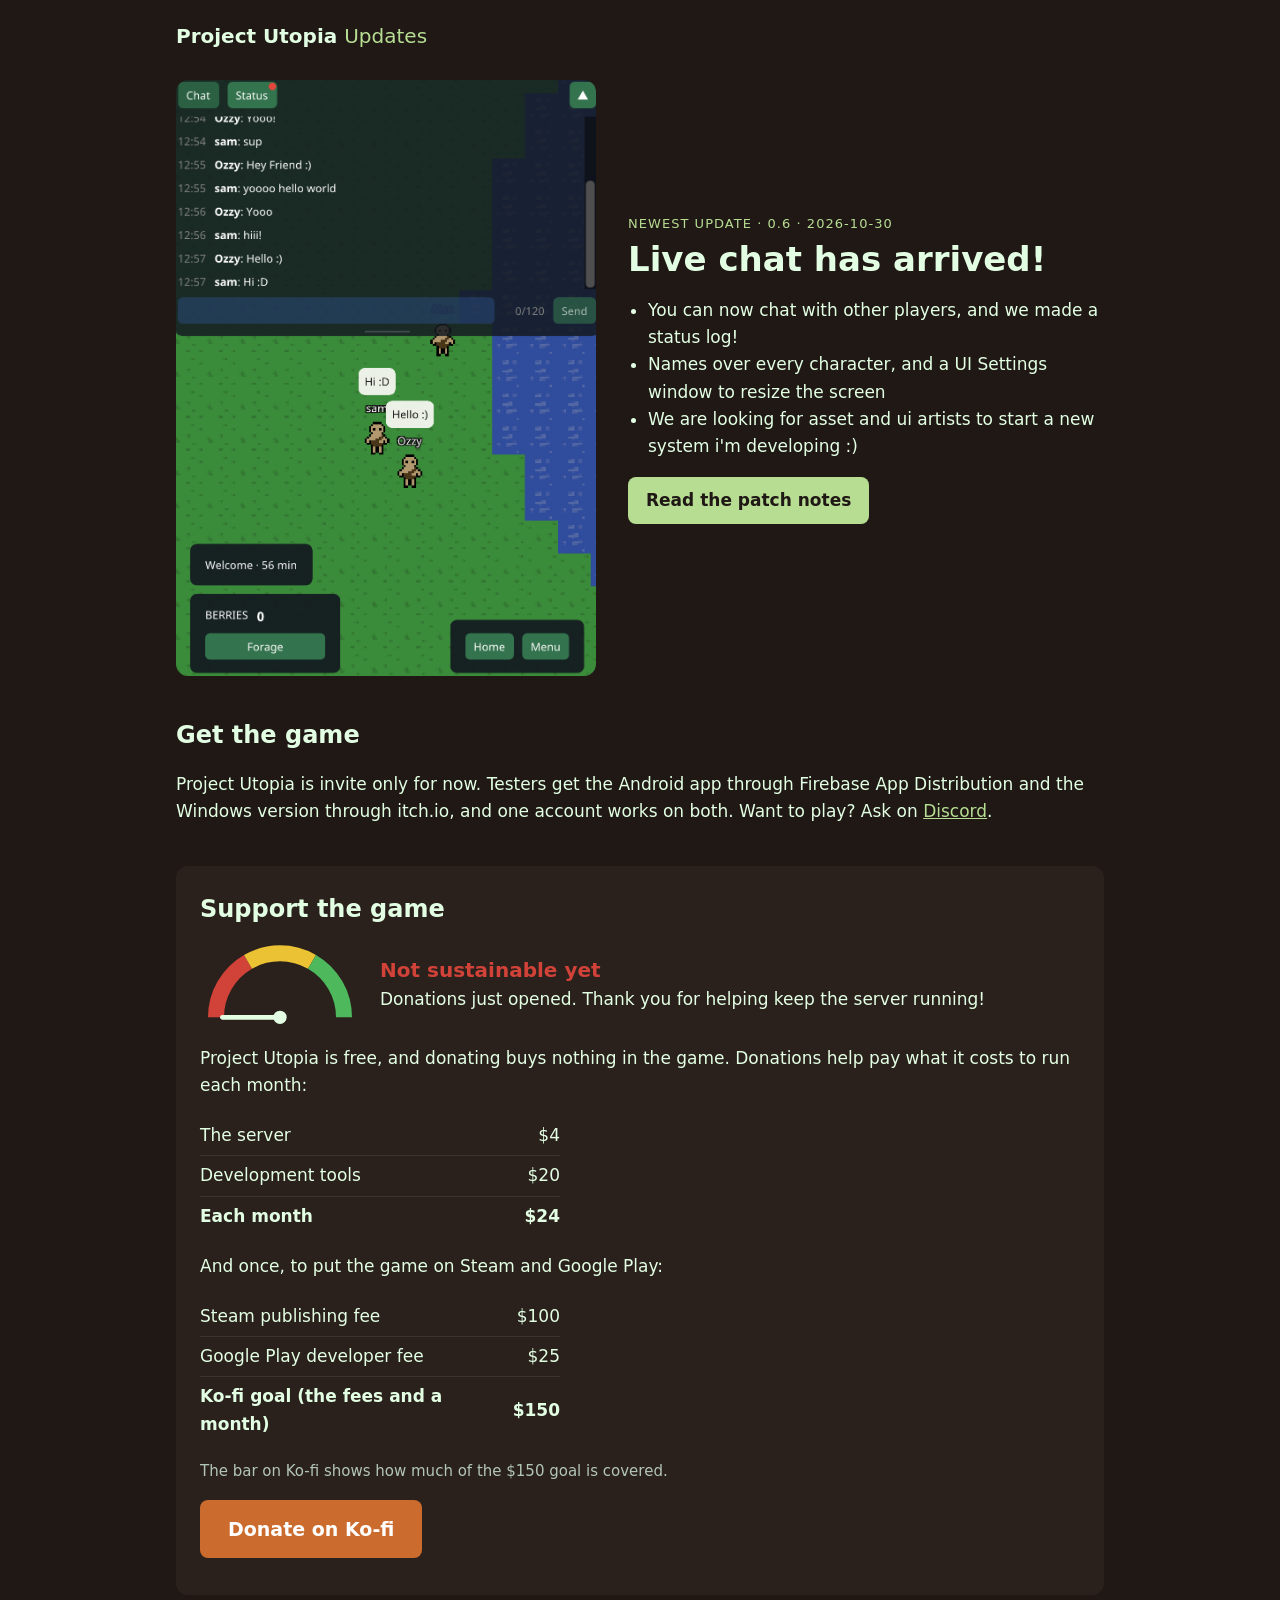
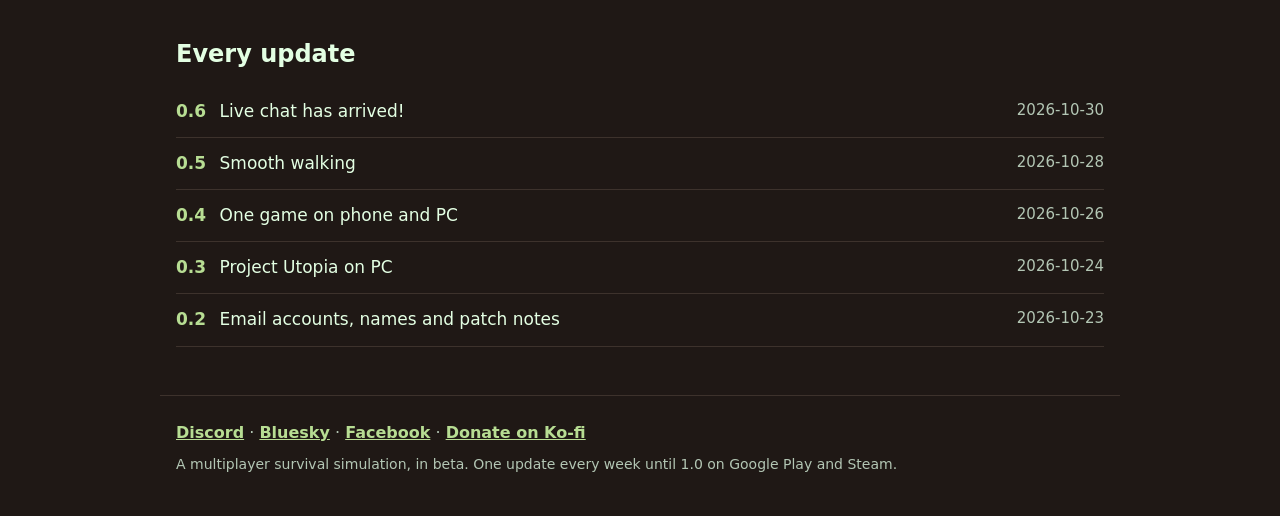
<file: index.html>
<!doctype html>
<html lang="en">
<head>
<meta charset="utf-8">
<meta name="viewport" content="width=device-width, initial-scale=1">
<title>Project Utopia updates</title>
<meta name="description" content="Patch notes for every Project Utopia build.">
<link rel="stylesheet" href="style.css">
</head>
<body>
<header class="site-header"><a href="index.html">Project Utopia <span>Updates</span></a></header>
<main>
<section class="latest">
<a class="shot-link" href="builds/0.6.html"><img src="images/0.6/dev6Patch3.PNG" alt="Screenshot from Project Utopia 0.6"></a>
<div>
<p class="eyebrow">Newest update · 0.6 · 2026-10-30</p>
<h1>Live chat has arrived!</h1>
<ul class="highlights"><li>You can now chat with other players, and we made a status log!</li><li>Names over every character, and a UI Settings window to resize the screen</li><li>We are looking for asset and ui artists to start a new system i&#39;m developing :)</li></ul>
<p><a class="button" href="builds/0.6.html">Read the patch notes</a></p>
</div>
</section>
<section class="download">
<h2>Get the game</h2>
<p>Project Utopia is invite only for now. Testers get the Android app through Firebase App Distribution and the Windows version through itch.io, and one account works on both. Want to play? Ask on <a href="https://discord.gg/c5h6aYuU8E">Discord</a>.</p>
</section>
<section class="support" id="support">
<h2>Support the game</h2>
<div class="dial-row">
<svg class="dial" viewBox="0 0 120 66" width="160" height="88" role="img" aria-label="Funding dial at 0 of 100">
<path d="M 12.00 58.00 A 48 48 0 0 1 36.00 16.43" stroke="#d14238" stroke-width="12" fill="none"/>
<path d="M 36.00 16.43 A 48 48 0 0 1 84.00 16.43" stroke="#ebc233" stroke-width="12" fill="none"/>
<path d="M 84.00 16.43 A 48 48 0 0 1 108.00 58.00" stroke="#4db85c" stroke-width="12" fill="none"/>
<line x1="60" y1="58" x2="16.80" y2="58.00" stroke="currentColor" stroke-width="3.5" stroke-linecap="round"/>
<circle cx="60" cy="58" r="5" fill="currentColor"/>
</svg>
<div><p class="dial-label" style="color: #d14238">Not sustainable yet</p><p>Donations just opened. Thank you for helping keep the server running!</p></div>
</div>
<p>Project Utopia is free, and donating buys nothing in the game. Donations help pay what it costs to run each month:</p>
<table class="costs">
<tbody>
<tr><td>The server</td><td>$4</td></tr>
<tr><td>Development tools</td><td>$20</td></tr>
<tr class="total"><td>Each month</td><td>$24</td></tr>
</tbody>
</table>
<p>And once, to put the game on Steam and Google Play:</p>
<table class="costs">
<tbody>
<tr><td>Steam publishing fee</td><td>$100</td></tr>
<tr><td>Google Play developer fee</td><td>$25</td></tr>
<tr class="total"><td>Ko-fi goal (the fees and a month)</td><td>$150</td></tr>
</tbody>
</table>
<p class="note">The bar on Ko-fi shows how much of the $150 goal is covered.</p>
<p><a class="button donate" href="https://ko-fi.com/projectutopia">Donate on Ko-fi</a></p>
</section>
<section>
<h2>Every update</h2>
<ol class="builds">
<li><a href="builds/0.6.html"><span class="version">0.6</span> <span class="headline">Live chat has arrived!</span></a> <span class="date">2026-10-30</span></li>
<li><a href="builds/0.5.html"><span class="version">0.5</span> <span class="headline">Smooth walking</span></a> <span class="date">2026-10-28</span></li>
<li><a href="builds/0.4.html"><span class="version">0.4</span> <span class="headline">One game on phone and PC</span></a> <span class="date">2026-10-26</span></li>
<li><a href="builds/0.3.html"><span class="version">0.3</span> <span class="headline">Project Utopia on PC</span></a> <span class="date">2026-10-24</span></li>
<li><a href="builds/0.2.html"><span class="version">0.2</span> <span class="headline">Email accounts, names and patch notes</span></a> <span class="date">2026-10-23</span></li>
</ol>
</section>
</main>
<footer>
<nav class="socials"><a href="https://discord.gg/c5h6aYuU8E">Discord</a> · <a href="https://bsky.app/profile/projectutopiagame.bsky.social">Bluesky</a> · <a href="https://www.facebook.com/profile.php?id=61595484434259">Facebook</a> · <a href="https://ko-fi.com/projectutopia">Donate on Ko-fi</a></nav>
<p>A multiplayer survival simulation, in beta. One update every week until 1.0 on Google Play and Steam.</p>
</footer>
</body>
</html>
</file>
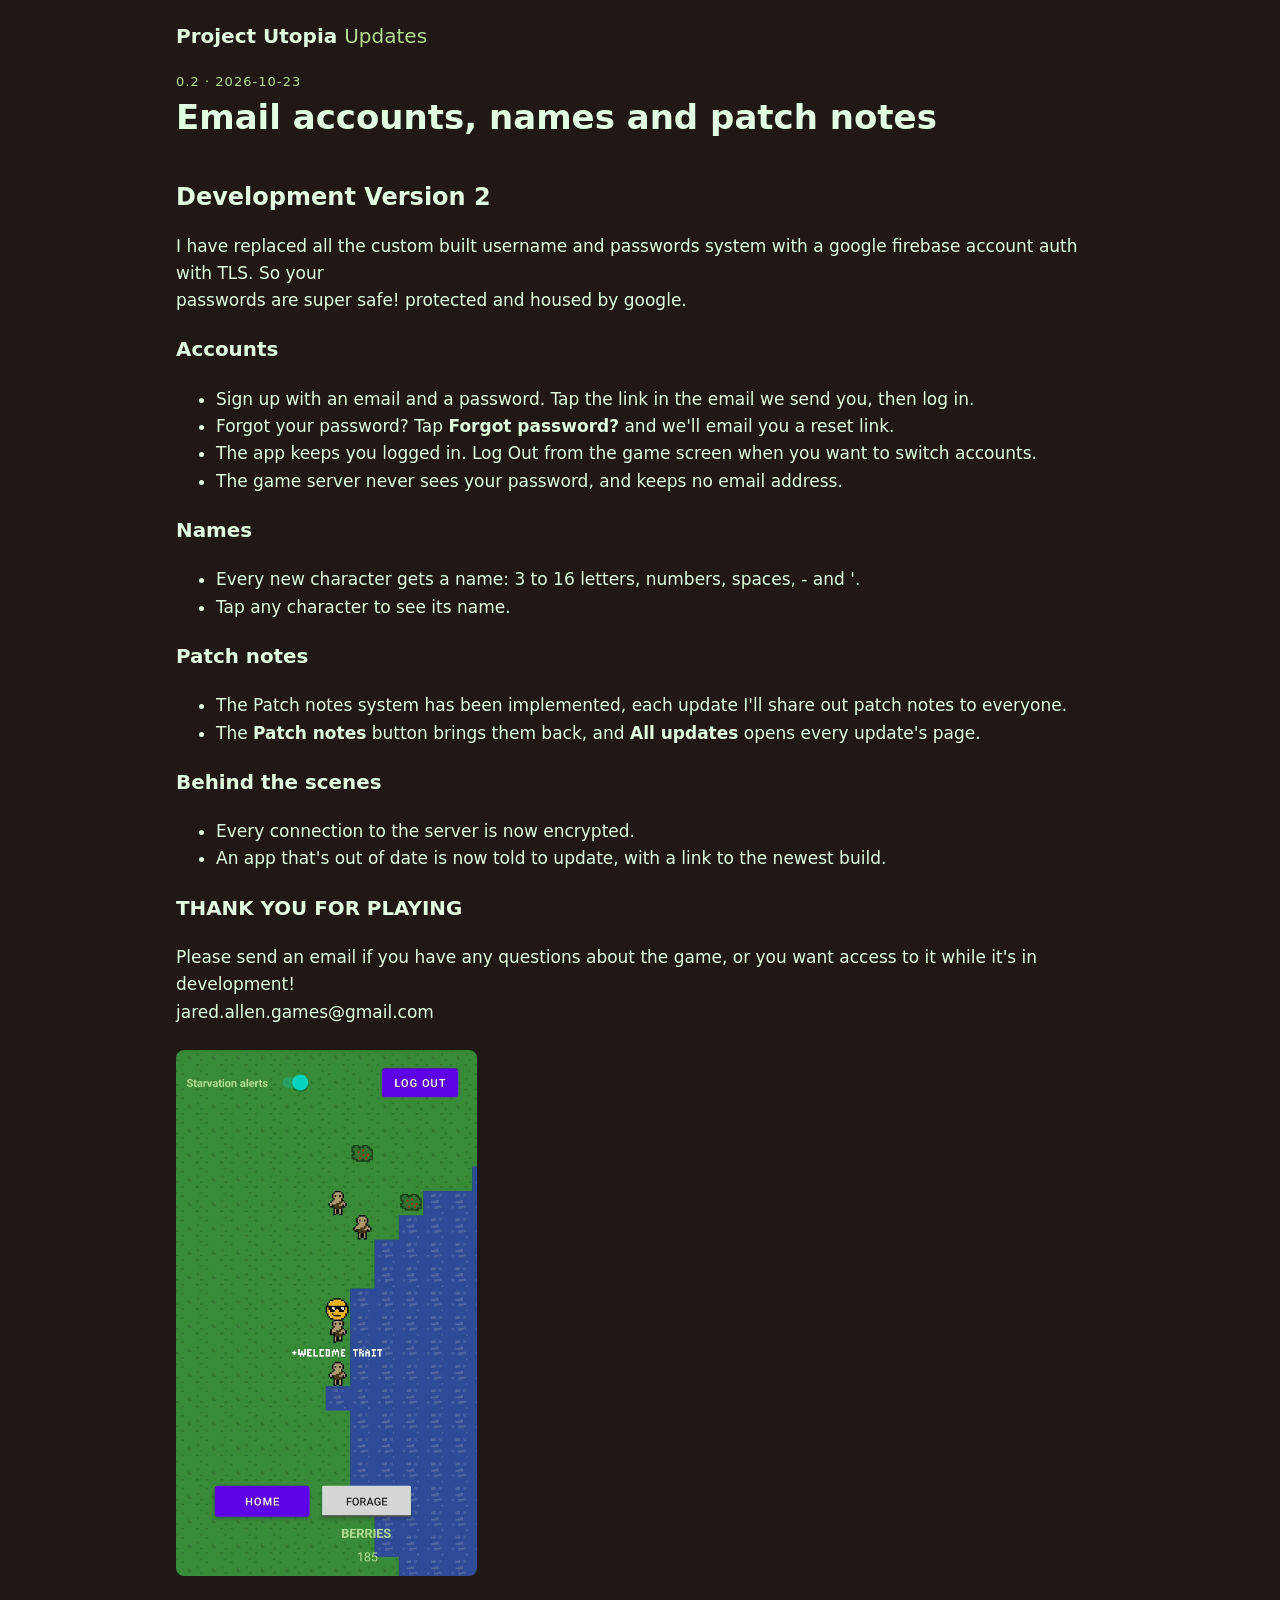
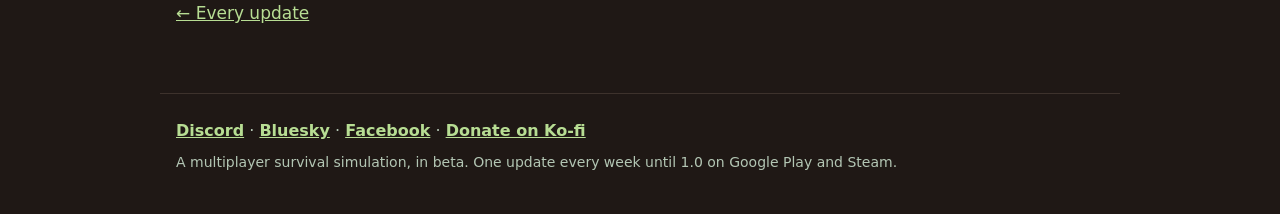
<file: builds/0.2.html>
<!doctype html>
<html lang="en">
<head>
<meta charset="utf-8">
<meta name="viewport" content="width=device-width, initial-scale=1">
<title>Project Utopia 0.2: Email accounts, names and patch notes</title>
<meta name="description" content="TLS Encryption · Unique usernames · Patch notes!">
<link rel="stylesheet" href="../style.css">
</head>
<body>
<header class="site-header"><a href="../index.html">Project Utopia <span>Updates</span></a></header>
<main>
<article class="build">
<p class="eyebrow">0.2 · 2026-10-23</p>
<h1>Email accounts, names and patch notes</h1>
<div class="notes">
<h2>Development Version 2</h2>
<p>I have replaced all the custom built username and passwords system with a google firebase account auth with TLS. So your<br>passwords are super safe! protected and housed by google.</p>
<h3>Accounts</h3>
<ul>
<li>Sign up with an email and a password. Tap the link in the email we send you, then log in.</li>
<li>Forgot your password? Tap <strong>Forgot password?</strong> and we&#39;ll email you a reset link.</li>
<li>The app keeps you logged in. Log Out from the game screen when you want to switch accounts.</li>
<li>The game server never sees your password, and keeps no email address.</li>
</ul>
<h3>Names</h3>
<ul>
<li>Every new character gets a name: 3 to 16 letters, numbers, spaces, - and &#39;.</li>
<li>Tap any character to see its name.</li>
</ul>
<h3>Patch notes</h3>
<ul>
<li>The Patch notes system has been implemented, each update I&#39;ll share out patch notes to everyone.</li>
<li>The <strong>Patch notes</strong> button brings them back, and <strong>All updates</strong> opens every update&#39;s page.</li>
</ul>
<h3>Behind the scenes</h3>
<ul>
<li>Every connection to the server is now encrypted.</li>
<li>An app that&#39;s out of date is now told to update, with a link to the newest build.</li>
</ul>
<h3>THANK YOU FOR PLAYING</h3>
<p>Please send an email if you have any questions about the game, or you want access to it while it&#39;s in development!<br>jared.allen.games@gmail.com</p>
</div>
<section class="screenshots">
<img src="../images/0.2/dev2patchimage.png" alt="Screenshot from 0.2" loading="lazy">
</section>
<p><a href="../index.html">← Every update</a></p>
</article>
</main>
<footer>
<nav class="socials"><a href="https://discord.gg/c5h6aYuU8E">Discord</a> · <a href="https://bsky.app/profile/projectutopiagame.bsky.social">Bluesky</a> · <a href="https://www.facebook.com/profile.php?id=61595484434259">Facebook</a> · <a href="https://ko-fi.com/projectutopia">Donate on Ko-fi</a></nav>
<p>A multiplayer survival simulation, in beta. One update every week until 1.0 on Google Play and Steam.</p>
</footer>
</body>
</html>
</file>
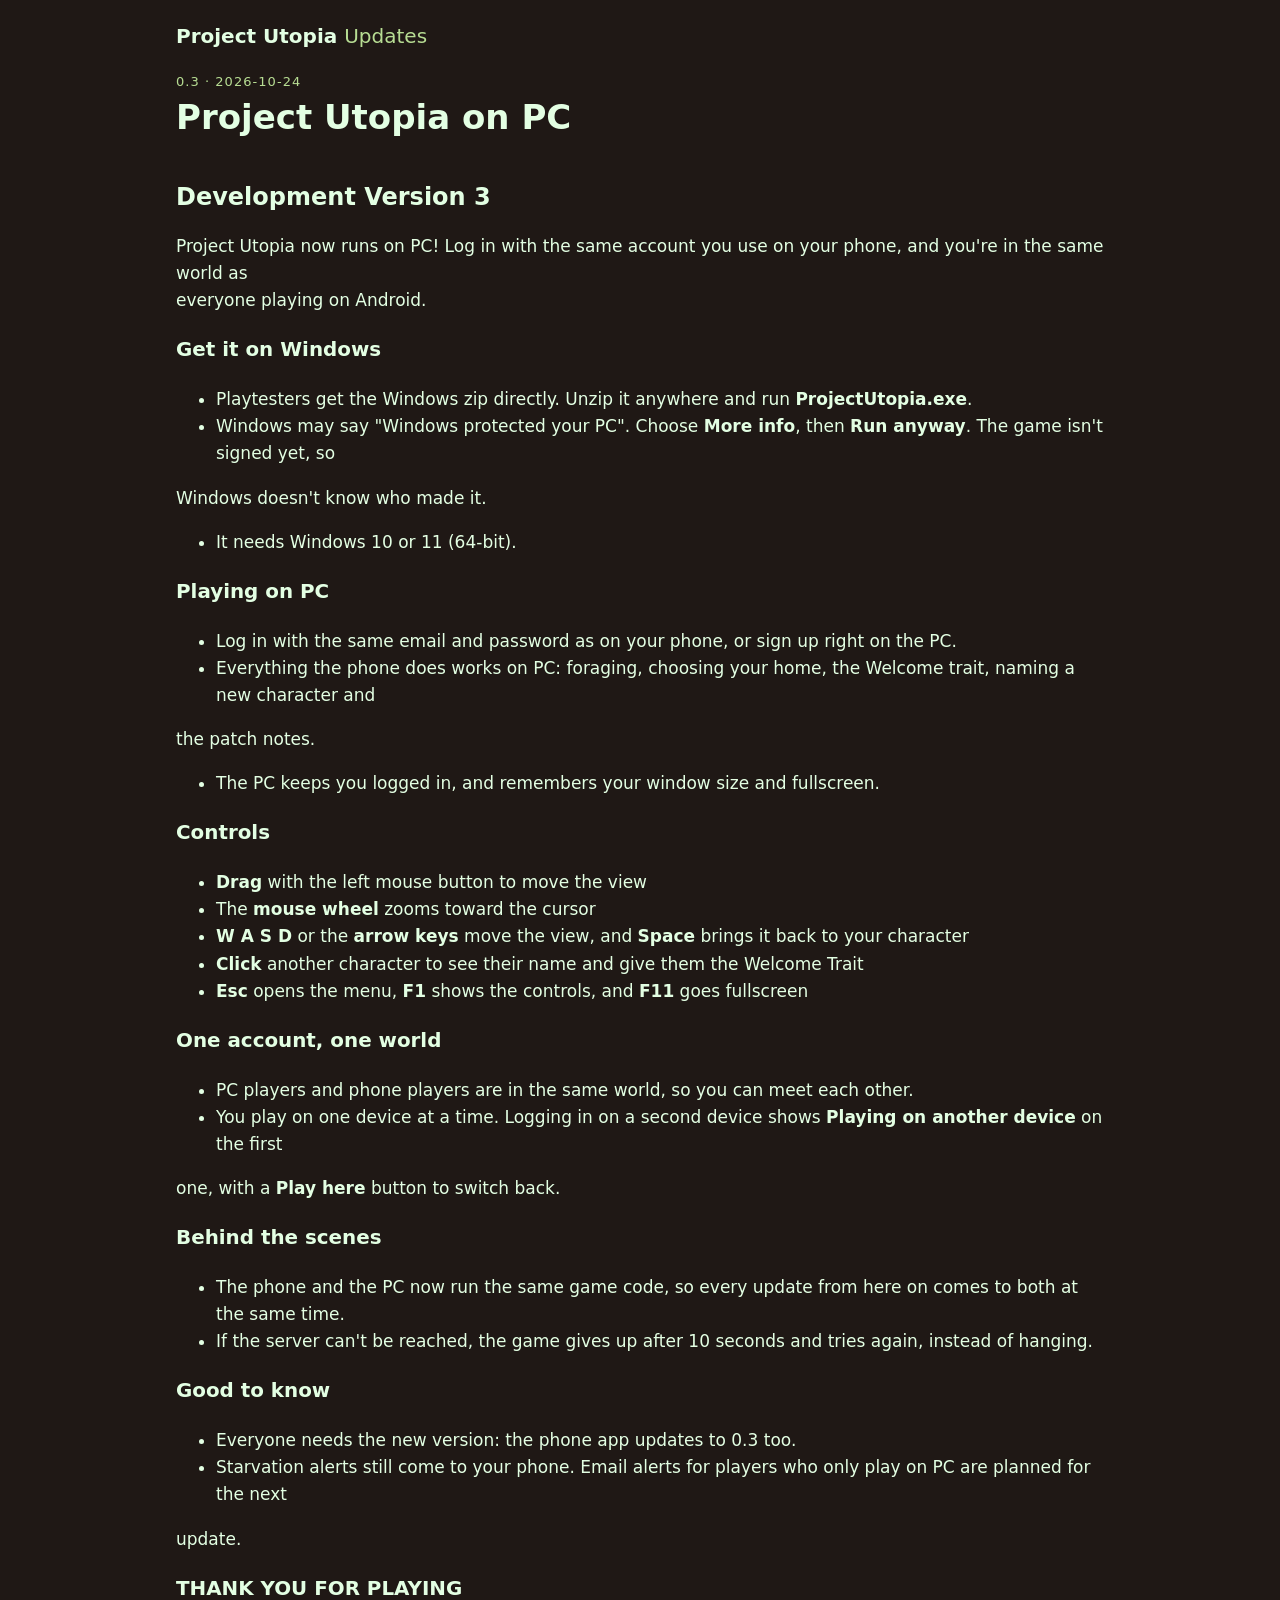
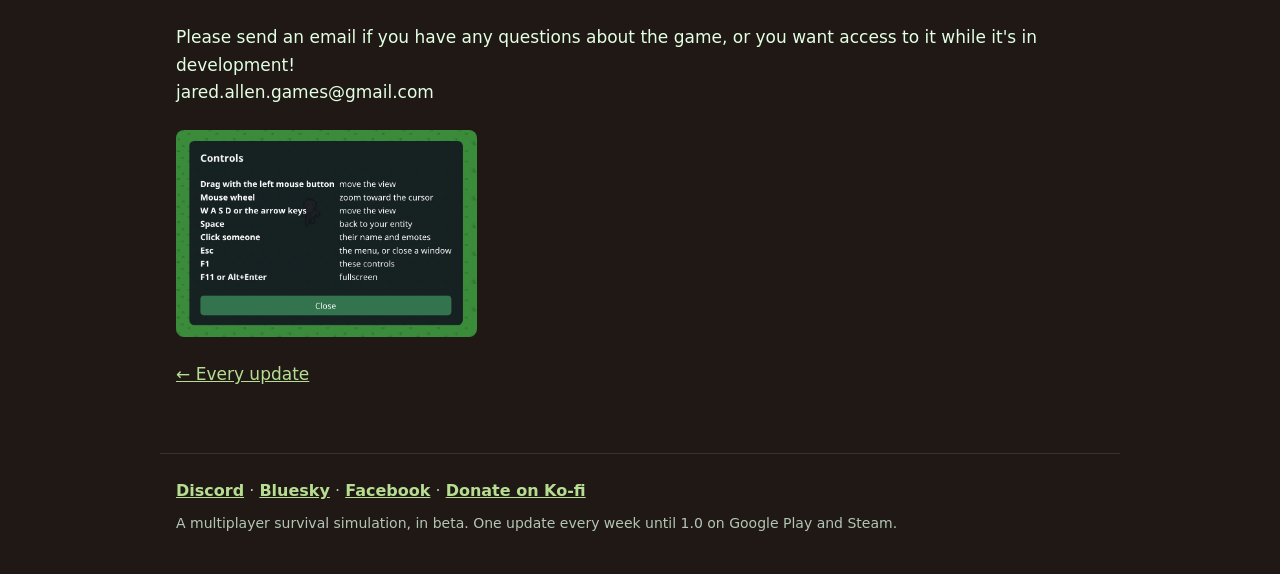
<file: builds/0.3.html>
<!doctype html>
<html lang="en">
<head>
<meta charset="utf-8">
<meta name="viewport" content="width=device-width, initial-scale=1">
<title>Project Utopia 0.3: Project Utopia on PC</title>
<meta name="description" content="Play the game on PC! · Play on Windows with your same account · PC and phone players share one world">
<link rel="stylesheet" href="../style.css">
</head>
<body>
<header class="site-header"><a href="../index.html">Project Utopia <span>Updates</span></a></header>
<main>
<article class="build">
<p class="eyebrow">0.3 · 2026-10-24</p>
<h1>Project Utopia on PC</h1>
<div class="notes">
<h2>Development Version 3</h2>
<p>Project Utopia now runs on PC! Log in with the same account you use on your phone, and you&#39;re in the same world as<br>everyone playing on Android.</p>
<h3>Get it on Windows</h3>
<ul>
<li>Playtesters get the Windows zip directly. Unzip it anywhere and run <strong>ProjectUtopia.exe</strong>.</li>
<li>Windows may say &quot;Windows protected your PC&quot;. Choose <strong>More info</strong>, then <strong>Run anyway</strong>. The game isn&#39;t signed yet, so</li>
</ul>
<p>Windows doesn&#39;t know who made it.</p>
<ul>
<li>It needs Windows 10 or 11 (64-bit).</li>
</ul>
<h3>Playing on PC</h3>
<ul>
<li>Log in with the same email and password as on your phone, or sign up right on the PC.</li>
<li>Everything the phone does works on PC: foraging, choosing your home, the Welcome trait, naming a new character and</li>
</ul>
<p>the patch notes.</p>
<ul>
<li>The PC keeps you logged in, and remembers your window size and fullscreen.</li>
</ul>
<h3>Controls</h3>
<ul>
<li><strong>Drag</strong> with the left mouse button to move the view</li>
<li>The <strong>mouse wheel</strong> zooms toward the cursor</li>
<li><strong>W A S D</strong> or the <strong>arrow keys</strong> move the view, and <strong>Space</strong> brings it back to your character</li>
<li><strong>Click</strong> another character to see their name and give them the Welcome Trait</li>
<li><strong>Esc</strong> opens the menu, <strong>F1</strong> shows the controls, and <strong>F11</strong> goes fullscreen</li>
</ul>
<h3>One account, one world</h3>
<ul>
<li>PC players and phone players are in the same world, so you can meet each other.</li>
<li>You play on one device at a time. Logging in on a second device shows <strong>Playing on another device</strong> on the first</li>
</ul>
<p>one, with a <strong>Play here</strong> button to switch back.</p>
<h3>Behind the scenes</h3>
<ul>
<li>The phone and the PC now run the same game code, so every update from here on comes to both at the same time.</li>
<li>If the server can&#39;t be reached, the game gives up after 10 seconds and tries again, instead of hanging.</li>
</ul>
<h3>Good to know</h3>
<ul>
<li>Everyone needs the new version: the phone app updates to 0.3 too.</li>
<li>Starvation alerts still come to your phone. Email alerts for players who only play on PC are planned for the next</li>
</ul>
<p>update.</p>
<h3>THANK YOU FOR PLAYING</h3>
<p>Please send an email if you have any questions about the game, or you want access to it while it&#39;s in development!<br>jared.allen.games@gmail.com</p>
</div>
<section class="screenshots">
<img src="../images/0.3/dev3controls.png" alt="Screenshot from 0.3" loading="lazy">
</section>
<p><a href="../index.html">← Every update</a></p>
</article>
</main>
<footer>
<nav class="socials"><a href="https://discord.gg/c5h6aYuU8E">Discord</a> · <a href="https://bsky.app/profile/projectutopiagame.bsky.social">Bluesky</a> · <a href="https://www.facebook.com/profile.php?id=61595484434259">Facebook</a> · <a href="https://ko-fi.com/projectutopia">Donate on Ko-fi</a></nav>
<p>A multiplayer survival simulation, in beta. One update every week until 1.0 on Google Play and Steam.</p>
</footer>
</body>
</html>
</file>
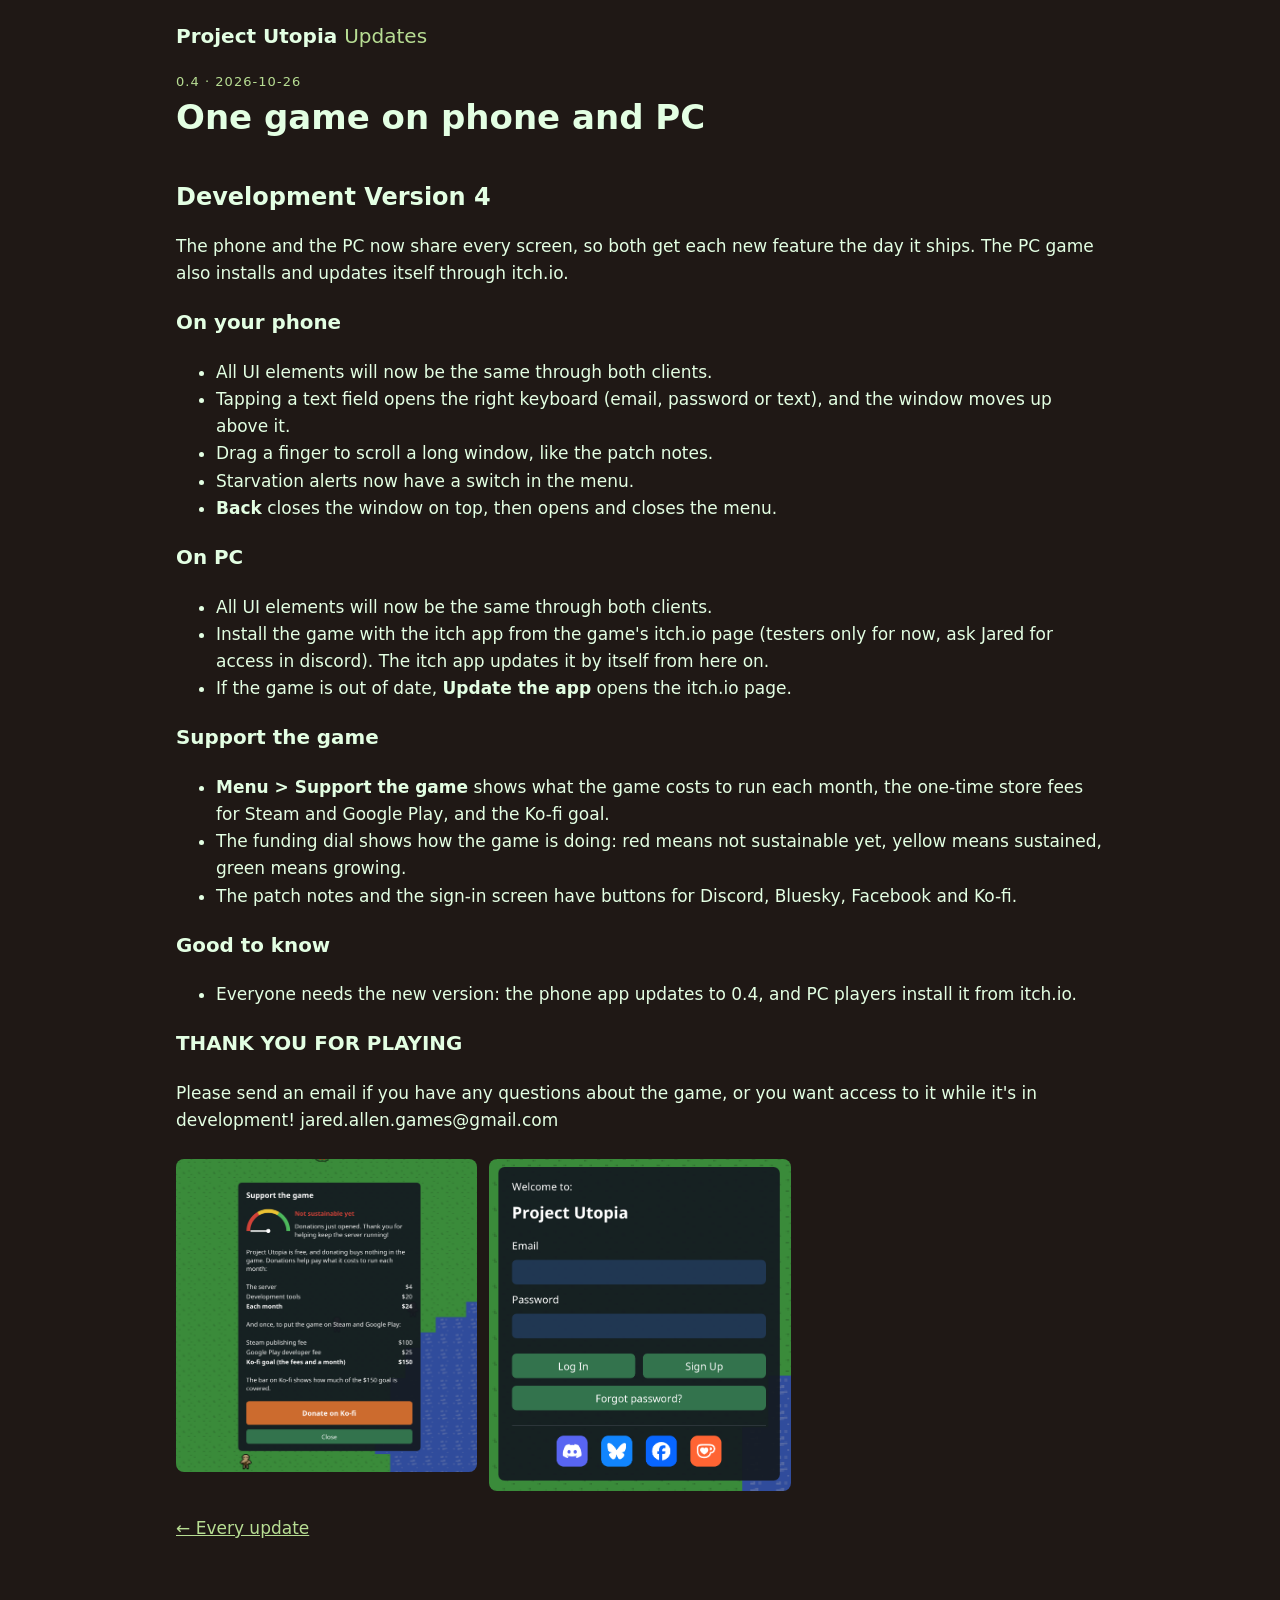
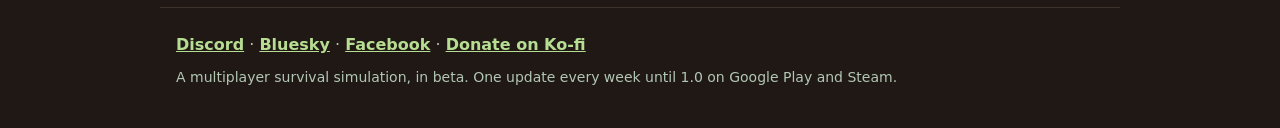
<file: builds/0.4.html>
<!doctype html>
<html lang="en">
<head>
<meta charset="utf-8">
<meta name="viewport" content="width=device-width, initial-scale=1">
<title>Project Utopia 0.4: One game on phone and PC</title>
<meta name="description" content="The phone app now has the same UI generation as the PC (shared library) · The PC game installs and updates through the itch app · I&#39;ve included a donation pipeline through ko-fi so people can help fund the project">
<link rel="stylesheet" href="../style.css">
</head>
<body>
<header class="site-header"><a href="../index.html">Project Utopia <span>Updates</span></a></header>
<main>
<article class="build">
<p class="eyebrow">0.4 · 2026-10-26</p>
<h1>One game on phone and PC</h1>
<div class="notes">
<h2>Development Version 4</h2>
<p>The phone and the PC now share every screen, so both get each new feature the day it ships. The PC game also installs and updates itself through itch.io.</p>
<h3>On your phone</h3>
<ul>
<li>All UI elements will now be the same through both clients.</li>
<li>Tapping a text field opens the right keyboard (email, password or text), and the window moves up above it.</li>
<li>Drag a finger to scroll a long window, like the patch notes.</li>
<li>Starvation alerts now have a switch in the menu.</li>
<li><strong>Back</strong> closes the window on top, then opens and closes the menu.</li>
</ul>
<h3>On PC</h3>
<ul>
<li>All UI elements will now be the same through both clients.</li>
<li>Install the game with the itch app from the game&#39;s itch.io page (testers only for now, ask Jared for access in discord). The itch app updates it by itself from here on.</li>
<li>If the game is out of date, <strong>Update the app</strong> opens the itch.io page.</li>
</ul>
<h3>Support the game</h3>
<ul>
<li><strong>Menu &gt; Support the game</strong> shows what the game costs to run each month, the one-time store fees for Steam and Google Play, and the Ko-fi goal.</li>
<li>The funding dial shows how the game is doing: red means not sustainable yet, yellow means sustained, green means growing.</li>
<li>The patch notes and the sign-in screen have buttons for Discord, Bluesky, Facebook and Ko-fi.</li>
</ul>
<h3>Good to know</h3>
<ul>
<li>Everyone needs the new version: the phone app updates to 0.4, and PC players install it from itch.io.</li>
</ul>
<h3>THANK YOU FOR PLAYING</h3>
<p>Please send an email if you have any questions about the game, or you want access to it while it&#39;s in development! jared.allen.games@gmail.com</p>
</div>
<section class="screenshots">
<img src="../images/0.4/dev4Patch1.PNG" alt="Screenshot from 0.4" loading="lazy">
<img src="../images/0.4/dev4Patch2.PNG" alt="Screenshot from 0.4" loading="lazy">
</section>
<p><a href="../index.html">← Every update</a></p>
</article>
</main>
<footer>
<nav class="socials"><a href="https://discord.gg/c5h6aYuU8E">Discord</a> · <a href="https://bsky.app/profile/projectutopiagame.bsky.social">Bluesky</a> · <a href="https://www.facebook.com/profile.php?id=61595484434259">Facebook</a> · <a href="https://ko-fi.com/projectutopia">Donate on Ko-fi</a></nav>
<p>A multiplayer survival simulation, in beta. One update every week until 1.0 on Google Play and Steam.</p>
</footer>
</body>
</html>
</file>
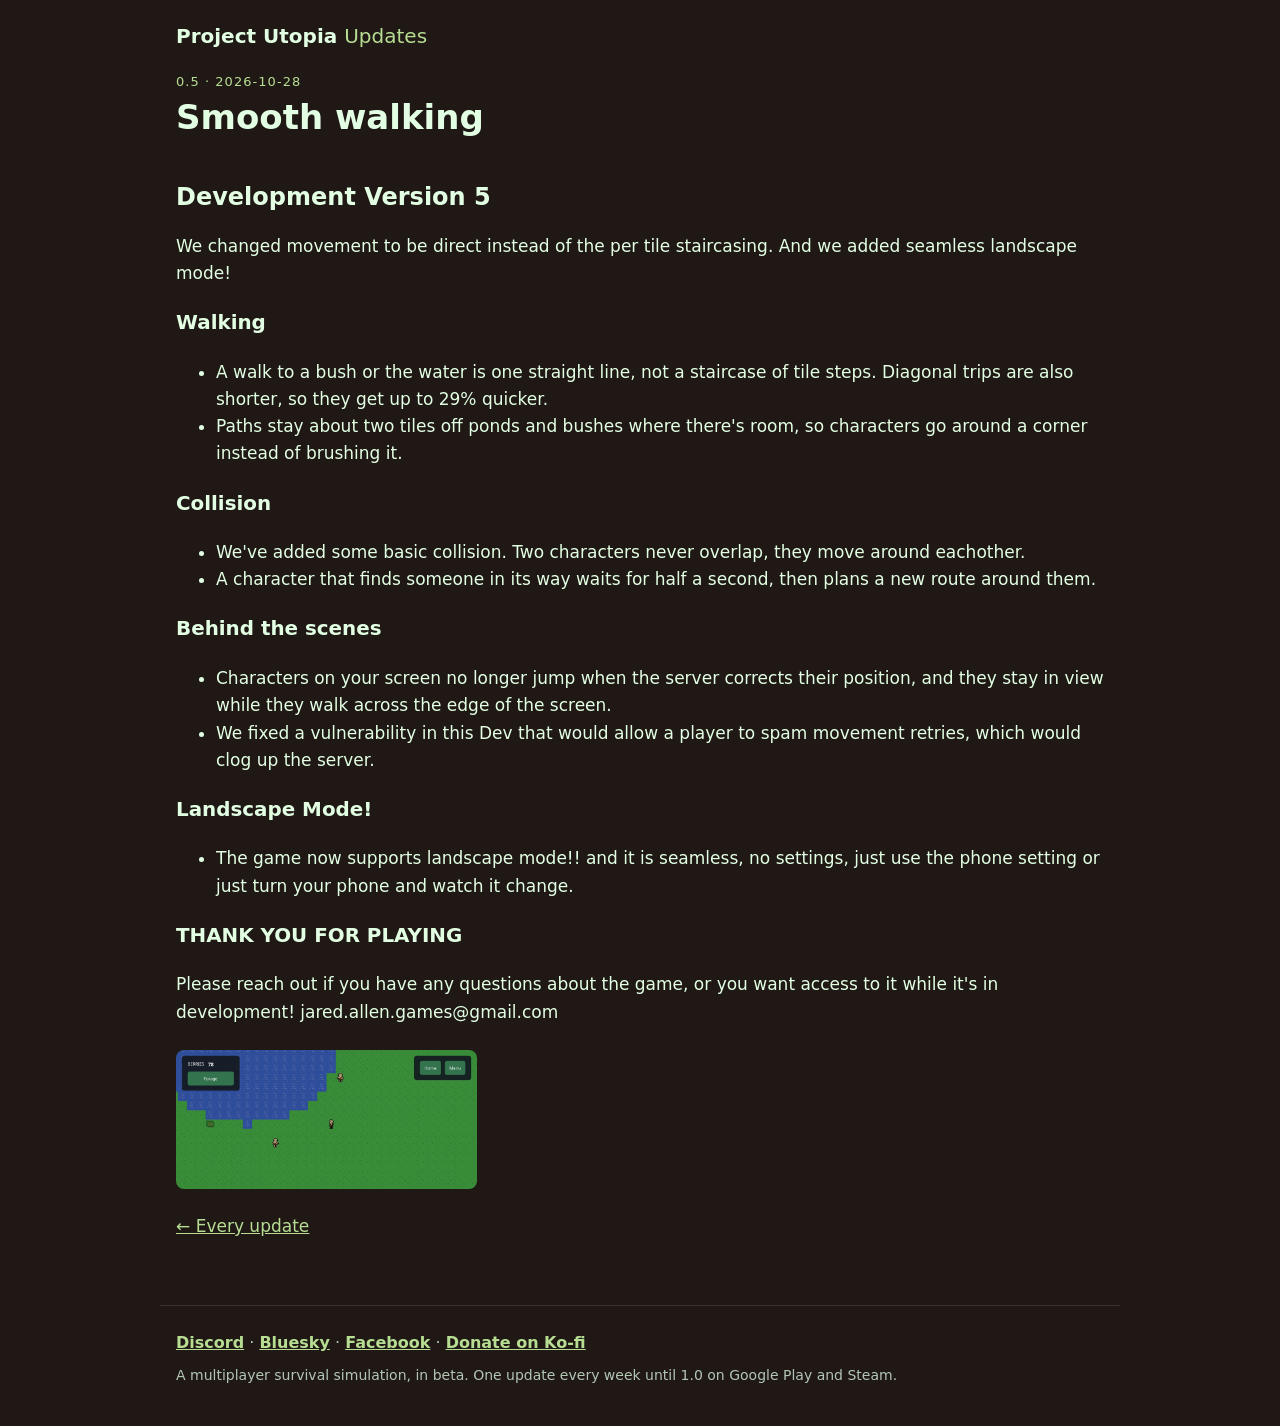
<file: builds/0.5.html>
<!doctype html>
<html lang="en">
<head>
<meta charset="utf-8">
<meta name="viewport" content="width=device-width, initial-scale=1">
<title>Project Utopia 0.5: Smooth walking</title>
<meta name="description" content="Characters walk in straight lines instead of tile steps and zigzags · Characters no longer walk through each other · Walking uses far less data, so the server keeps up with more players">
<link rel="stylesheet" href="../style.css">
</head>
<body>
<header class="site-header"><a href="../index.html">Project Utopia <span>Updates</span></a></header>
<main>
<article class="build">
<p class="eyebrow">0.5 · 2026-10-28</p>
<h1>Smooth walking</h1>
<div class="notes">
<h2>Development Version 5</h2>
<p>We changed movement to be direct instead of the per tile staircasing. And we added seamless landscape mode!</p>
<h3>Walking</h3>
<ul>
<li>A walk to a bush or the water is one straight line, not a staircase of tile steps. Diagonal trips are also shorter, so they get up to 29% quicker.</li>
<li>Paths stay about two tiles off ponds and bushes where there&#39;s room, so characters go around a corner instead of brushing it.</li>
</ul>
<h3>Collision</h3>
<ul>
<li>We&#39;ve added some basic collision. Two characters never overlap, they move around eachother.</li>
<li>A character that finds someone in its way waits for half a second, then plans a new route around them.</li>
</ul>
<h3>Behind the scenes</h3>
<ul>
<li>Characters on your screen no longer jump when the server corrects their position, and they stay in view while they walk across the edge of the screen.</li>
<li>We fixed a vulnerability in this Dev that would allow a player to spam movement retries, which would clog up the server.</li>
</ul>
<h3>Landscape Mode!</h3>
<ul>
<li>The game now supports landscape mode!! and it is seamless, no settings, just use the phone setting or just turn your phone and watch it change.</li>
</ul>
<h3>THANK YOU FOR PLAYING</h3>
<p>Please reach out if you have any questions about the game, or you want access to it while it&#39;s in development! jared.allen.games@gmail.com</p>
</div>
<section class="screenshots">
<img src="../images/0.5/dev5Patch1.png" alt="Screenshot from 0.5" loading="lazy">
</section>
<p><a href="../index.html">← Every update</a></p>
</article>
</main>
<footer>
<nav class="socials"><a href="https://discord.gg/c5h6aYuU8E">Discord</a> · <a href="https://bsky.app/profile/projectutopiagame.bsky.social">Bluesky</a> · <a href="https://www.facebook.com/profile.php?id=61595484434259">Facebook</a> · <a href="https://ko-fi.com/projectutopia">Donate on Ko-fi</a></nav>
<p>A multiplayer survival simulation, in beta. One update every week until 1.0 on Google Play and Steam.</p>
</footer>
</body>
</html>
</file>
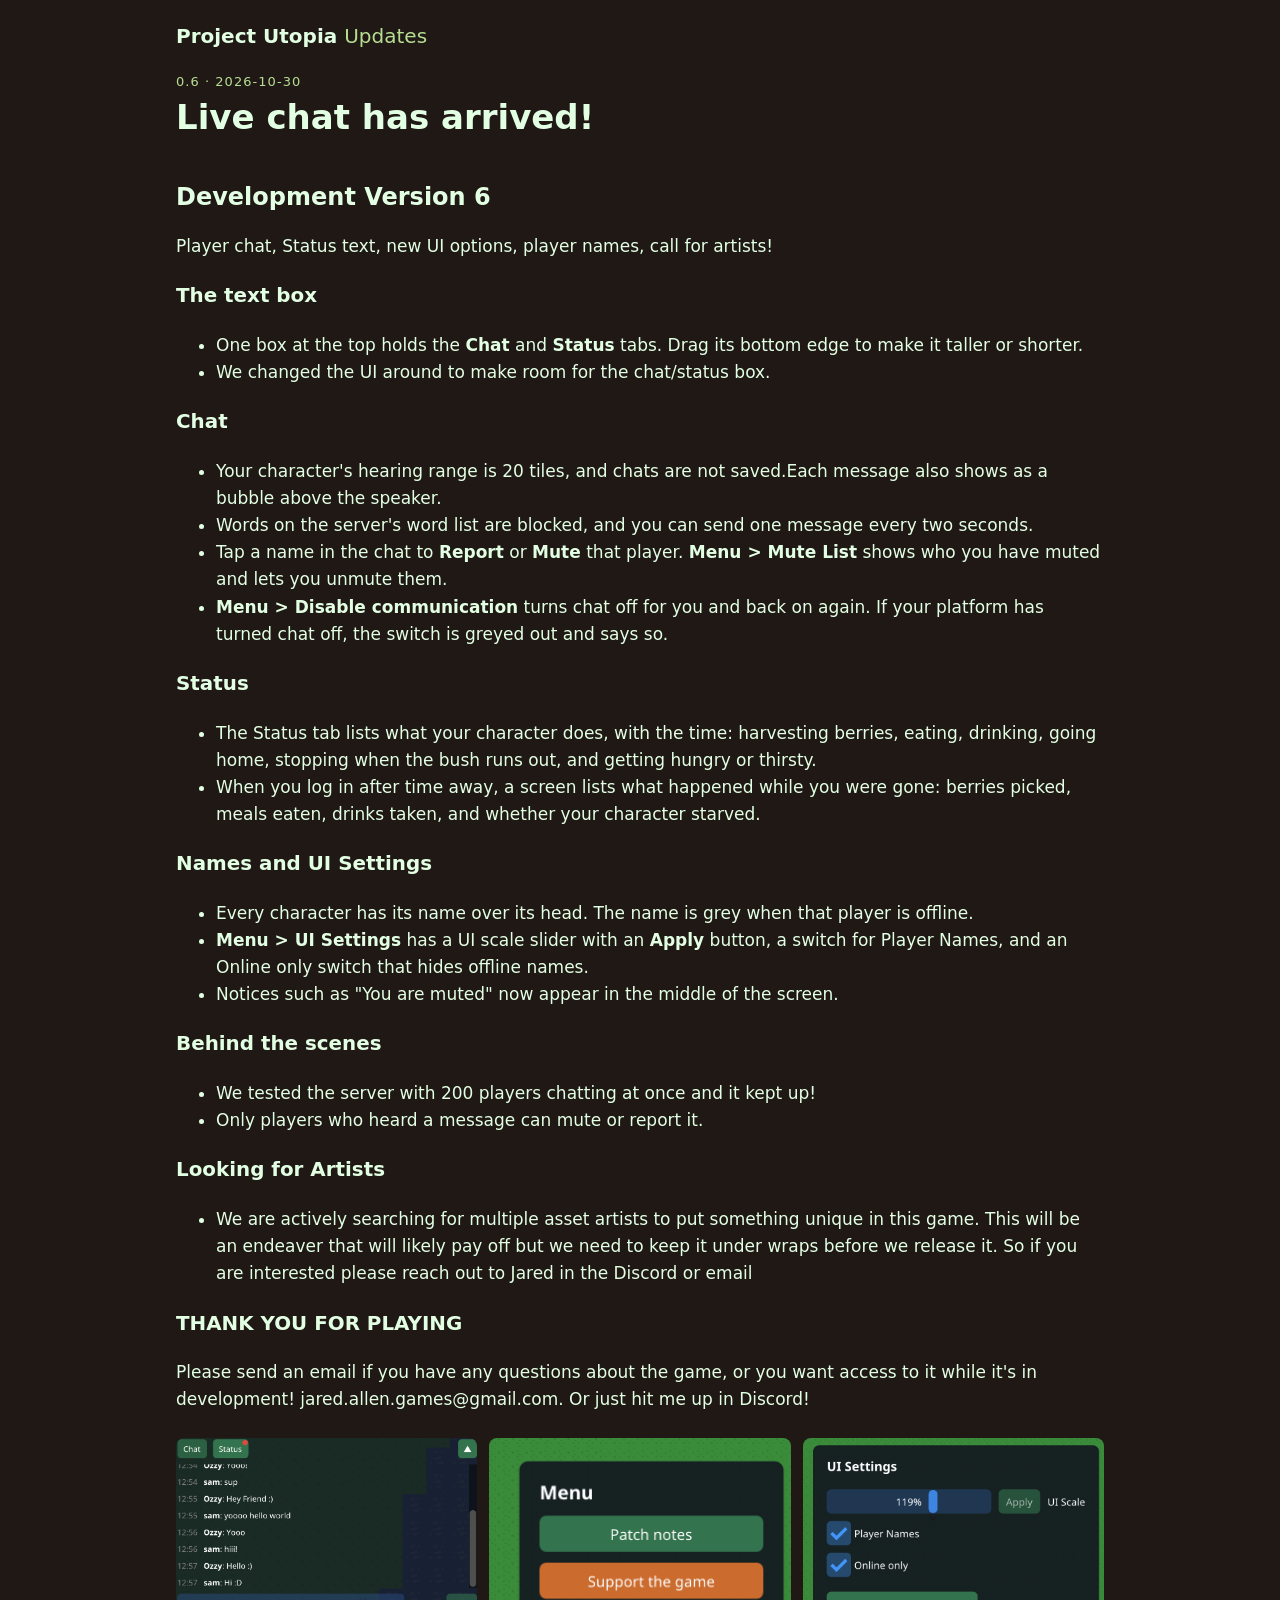
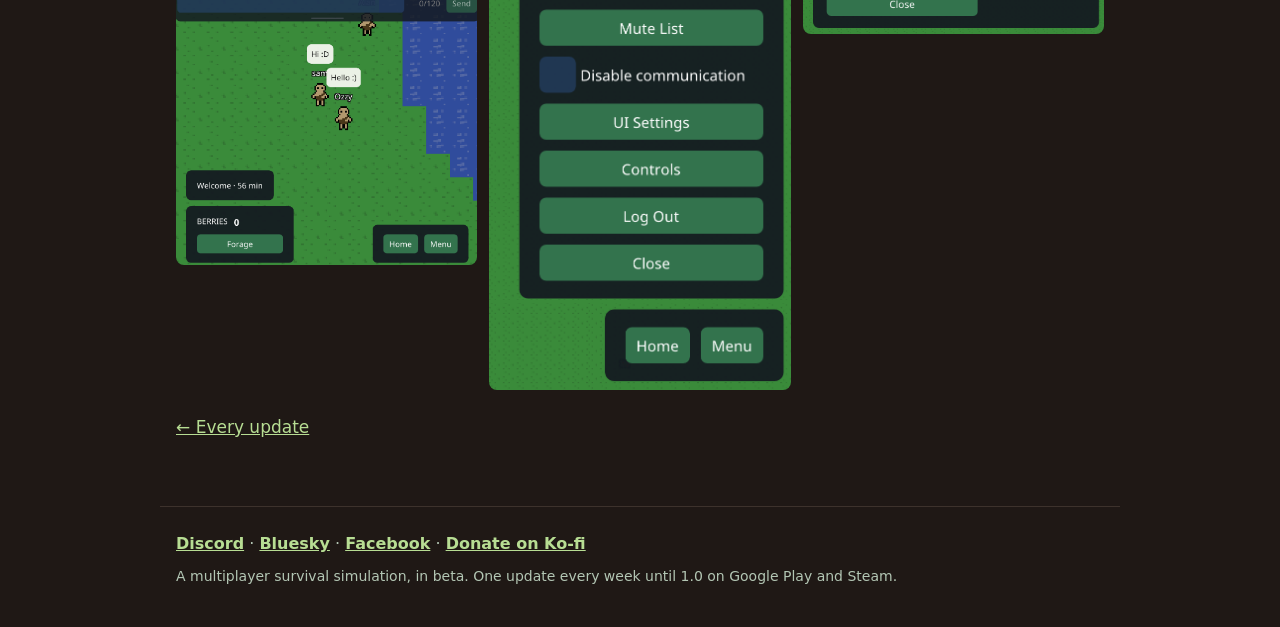
<file: builds/0.6.html>
<!doctype html>
<html lang="en">
<head>
<meta charset="utf-8">
<meta name="viewport" content="width=device-width, initial-scale=1">
<title>Project Utopia 0.6: Live chat has arrived!</title>
<meta name="description" content="You can now chat with other players, and we made a status log! · Names over every character, and a UI Settings window to resize the screen · We are looking for asset and ui artists to start a new system i&#39;m developing :)">
<link rel="stylesheet" href="../style.css">
</head>
<body>
<header class="site-header"><a href="../index.html">Project Utopia <span>Updates</span></a></header>
<main>
<article class="build">
<p class="eyebrow">0.6 · 2026-10-30</p>
<h1>Live chat has arrived!</h1>
<div class="notes">
<h2>Development Version 6</h2>
<p>Player chat, Status text, new UI options, player names, call for artists!</p>
<h3>The text box</h3>
<ul>
<li>One box at the top holds the <strong>Chat</strong> and <strong>Status</strong> tabs. Drag its bottom edge to make it taller or shorter.</li>
<li>We changed the UI around to make room for the chat/status box.</li>
</ul>
<h3>Chat</h3>
<ul>
<li>Your character&#39;s hearing range is 20 tiles, and chats are not saved.Each message also shows as a bubble above the speaker.</li>
<li>Words on the server&#39;s word list are blocked, and you can send one message every two seconds.</li>
<li>Tap a name in the chat to <strong>Report</strong> or <strong>Mute</strong> that player. <strong>Menu &gt; Mute List</strong> shows who you have muted and lets you unmute them.</li>
<li><strong>Menu &gt; Disable communication</strong> turns chat off for you and back on again. If your platform has turned chat off, the switch is greyed out and says so.</li>
</ul>
<h3>Status</h3>
<ul>
<li>The Status tab lists what your character does, with the time: harvesting berries, eating, drinking, going home, stopping when the bush runs out, and getting hungry or thirsty.</li>
<li>When you log in after time away, a screen lists what happened while you were gone: berries picked, meals eaten, drinks taken, and whether your character starved.</li>
</ul>
<h3>Names and UI Settings</h3>
<ul>
<li>Every character has its name over its head. The name is grey when that player is offline.</li>
<li><strong>Menu &gt; UI Settings</strong> has a UI scale slider with an <strong>Apply</strong> button, a switch for Player Names, and an Online only switch that hides offline names.</li>
<li>Notices such as &quot;You are muted&quot; now appear in the middle of the screen.</li>
</ul>
<h3>Behind the scenes</h3>
<ul>
<li>We tested the server with 200 players chatting at once and it kept up!</li>
<li>Only players who heard a message can mute or report it.</li>
</ul>
<h3>Looking for Artists</h3>
<ul>
<li>We are actively searching for multiple asset artists to put something unique in this game. This will be an endeaver that will likely pay off but we need to keep it under wraps before we release it. So if you are interested please reach out to Jared in the Discord or email</li>
</ul>
<h3>THANK YOU FOR PLAYING</h3>
<p>Please send an email if you have any questions about the game, or you want access to it while it&#39;s in development! jared.allen.games@gmail.com. Or just hit me up in Discord!</p>
</div>
<section class="screenshots">
<img src="../images/0.6/dev6Patch3.PNG" alt="Screenshot from 0.6" loading="lazy">
<img src="../images/0.6/dev6Patch1.png" alt="Screenshot from 0.6" loading="lazy">
<img src="../images/0.6/dev6Patch2.png" alt="Screenshot from 0.6" loading="lazy">
</section>
<p><a href="../index.html">← Every update</a></p>
</article>
</main>
<footer>
<nav class="socials"><a href="https://discord.gg/c5h6aYuU8E">Discord</a> · <a href="https://bsky.app/profile/projectutopiagame.bsky.social">Bluesky</a> · <a href="https://www.facebook.com/profile.php?id=61595484434259">Facebook</a> · <a href="https://ko-fi.com/projectutopia">Donate on Ko-fi</a></nav>
<p>A multiplayer survival simulation, in beta. One update every week until 1.0 on Google Play and Steam.</p>
</footer>
</body>
</html>
</file>
<file: style.css>
:root {
	--background: #1f1815;
	--panel: #2a211d;
	--text: #e3ffe3;
	--muted: #b3c6b4;
	--accent: #b7dd93;
	--line: #3d322c;
	color-scheme: dark;
}
* { box-sizing: border-box; }
body {
	margin: 0;
	background: var(--background);
	color: var(--text);
	font: 17px/1.6 system-ui, -apple-system, "Segoe UI", Roboto, sans-serif;
}
a { color: var(--accent); }
main { max-width: 960px; margin: 0 auto; padding: 0 16px 48px; }
.site-header { max-width: 960px; margin: 0 auto; padding: 20px 16px; }
.site-header a { color: var(--text); font-weight: 700; font-size: 20px; text-decoration: none; }
.site-header span { color: var(--accent); font-weight: 400; }
footer { max-width: 960px; margin: 0 auto; padding: 24px 16px 40px; color: var(--muted); font-size: 14px; border-top: 1px solid var(--line); }
h1 { font-size: 34px; line-height: 1.2; margin: 4px 0 16px; }
h2 { font-size: 24px; margin: 40px 0 12px; }
.eyebrow { color: var(--accent); text-transform: uppercase; letter-spacing: 0.08em; font-size: 13px; margin: 0; }
.latest { display: grid; grid-template-columns: minmax(0, 420px) 1fr; gap: 32px; align-items: center; margin-top: 8px; }
.latest.no-shot { grid-template-columns: 1fr; }
.latest img { width: 100%; height: auto; border-radius: 12px; display: block; }
.highlights { padding-left: 20px; }
.button { display: inline-block; background: var(--accent); color: var(--background); padding: 10px 18px; border-radius: 8px; text-decoration: none; font-weight: 700; }
.builds { list-style: none; padding: 0; margin: 0; }
.builds li { display: flex; justify-content: space-between; gap: 16px; padding: 12px 0; border-bottom: 1px solid var(--line); }
.builds a { text-decoration: none; }
.builds .version { font-weight: 700; margin-right: 8px; }
.builds .headline { color: var(--text); }
.builds .date, .note { color: var(--muted); font-size: 15px; }
.notes code { background: var(--panel); padding: 1px 5px; border-radius: 4px; }
.screenshots { display: grid; grid-template-columns: repeat(auto-fill, minmax(240px, 1fr)); gap: 12px; margin: 24px 0; }
.screenshots img { width: 100%; height: auto; border-radius: 8px; }
.support { background: var(--panel); border-radius: 12px; padding: 4px 24px 20px; margin-top: 40px; }
.support h2 { margin-top: 20px; }
.dial-row { display: flex; align-items: center; gap: 20px; margin: 8px 0 16px; }
.dial { color: var(--text); flex: none; }
.dial-label { font-weight: 700; font-size: 20px; margin: 0 0 4px; }
.dial-row p { margin: 0; }
.costs { border-collapse: collapse; width: 360px; margin: 8px 0 12px; }
.costs td { padding: 6px 0; border-bottom: 1px solid var(--line); }
.costs td:last-child { text-align: right; padding-left: 32px; }
.costs .total td { font-weight: 700; border-bottom: none; }
.button.donate { background: #cc6b2e; color: #fff; font-size: 19px; padding: 14px 28px; }
.socials { margin-bottom: 8px; font-size: 16px; }
.socials a { font-weight: 600; }
footer p { margin: 0; }
@media (max-width: 640px) {
	.latest { grid-template-columns: 1fr; gap: 16px; }
	h1 { font-size: 28px; }
	.builds li { flex-direction: column; gap: 2px; }
	.support { padding: 4px 16px 16px; }
	.dial-row { flex-direction: column; align-items: flex-start; gap: 8px; }
	.costs { width: 100%; }
}
</file>
